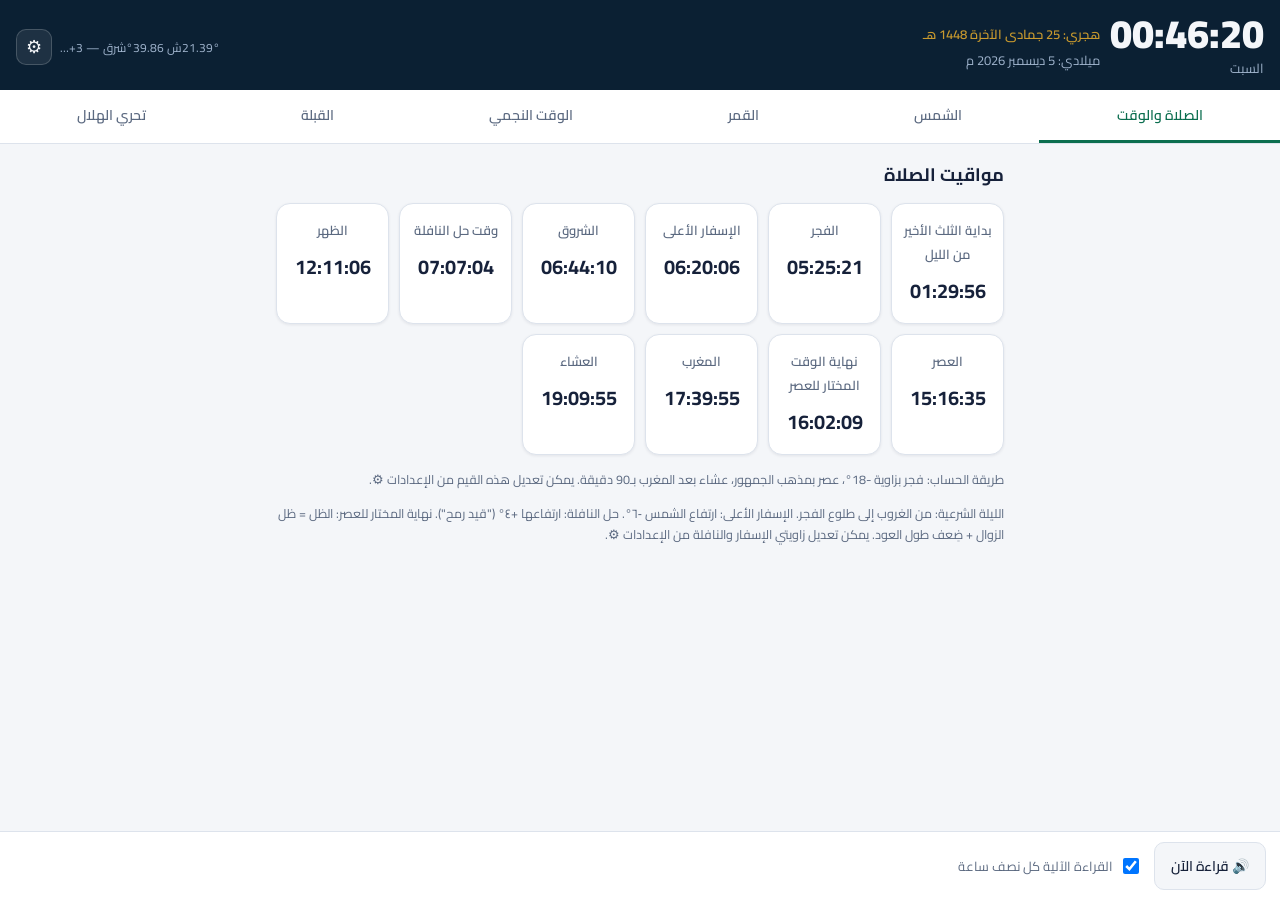
<file: index.html>
<!doctype html>
<html lang="ar" dir="rtl">
<head>
<meta charset="utf-8">
<meta name="viewport" content="width=device-width, initial-scale=1, viewport-fit=cover">
<meta name="theme-color" content="#0b2033">
<title>الحاسبة الفلكية الشرعية</title>
<link rel="manifest" href="manifest.webmanifest">
<link rel="icon" href="public/icon-512.png" sizes="512x512" type="image/png">
<link rel="icon" href="public/icon-192.png" sizes="192x192" type="image/png">
<link rel="icon" href="public/icon.svg" type="image/svg+xml">
<link rel="apple-touch-icon" href="public/icon-192.png">
<link rel="preconnect" href="https://fonts.googleapis.com">
<link rel="preconnect" href="https://fonts.gstatic.com" crossorigin>
<link href="https://fonts.googleapis.com/css2?family=Cairo:wght@400;600;700;900&display=swap" rel="stylesheet">
<link rel="stylesheet" href="src/ui/styles.css">
</head>
<body>

<header class="app-header">
  <div class="clock-block">
    <div id="clockNow" class="clock-now">--:--:--</div>
    <div id="weekdayNow" class="weekday-now">—</div>
  </div>
  <div class="dates-block">
    <div id="hijriNow" class="date-line hijri">هجري: —</div>
    <div id="gregorianNow" class="date-line gregorian">ميلادي: —</div>
  </div>
  <div class="header-actions">
    <div id="locationSummary" class="location-summary" data-i18n-attr="title:header.locationTitle" title="الموقع الحالي">—</div>
    <button id="btnSettings" class="icon-btn" data-i18n-attr="aria-label:header.settingsTitle,title:header.settingsTitle" aria-label="الإعدادات" title="الإعدادات">⚙</button>
  </div>
</header>

<nav class="tabs" role="tablist">
  <button class="tab-btn active" data-tab="tab-time" role="tab" aria-selected="true" data-i18n="tabs.time">الصلاة والوقت</button>
  <button class="tab-btn" data-tab="tab-sun" role="tab" aria-selected="false" data-i18n="tabs.sun">الشمس</button>
  <button class="tab-btn" data-tab="tab-moon" role="tab" aria-selected="false" data-i18n="tabs.moon">القمر</button>
  <button class="tab-btn" data-tab="tab-sidereal" role="tab" aria-selected="false" data-i18n="tabs.sidereal">الوقت النجمي</button>
  <button class="tab-btn" data-tab="tab-qibla" role="tab" aria-selected="false" data-i18n="tabs.qibla">القبلة</button>
  <button class="tab-btn" data-tab="tab-crescent" role="tab" aria-selected="false" data-i18n="tabs.crescent">تحري الهلال</button>
</nav>

<main>

  <section id="tab-time" class="tab-panel active">
    <h2 class="panel-title" data-i18n="prayer.panelTitle">مواقيت الصلاة</h2>
    <div id="prayerGrid" class="prayer-grid">
      <div class="prayer-card" data-k="lastThird"><span class="pname" data-i18n="prayer.lastThirdLabel">بداية الثلث الأخير من الليل</span><span class="ptime">—</span></div>
      <div class="prayer-card" data-k="fajr"><span class="pname" data-i18n="prayer.fajr">الفجر</span><span class="ptime">—</span></div>
      <div class="prayer-card" data-k="isfarAla"><span class="pname" data-i18n="prayer.isfarAlaLabel">الإسفار الأعلى</span><span class="ptime">—</span></div>
      <div class="prayer-card" data-k="sunrise"><span class="pname" data-i18n="prayer.sunrise">الشروق</span><span class="ptime">—</span></div>
      <div class="prayer-card" data-k="nafl"><span class="pname" data-i18n="prayer.naflLabel">وقت حل النافلة</span><span class="ptime">—</span></div>
      <div class="prayer-card" data-k="dhuhr"><span class="pname" data-i18n="prayer.dhuhr">الظهر</span><span class="ptime">—</span></div>
      <div class="prayer-card" data-k="asr"><span class="pname" data-i18n="prayer.asr">العصر</span><span class="ptime">—</span></div>
      <div class="prayer-card" data-k="asrMukhtarEnd"><span class="pname" data-i18n="prayer.asrMukhtarEndLabel">نهاية الوقت المختار للعصر</span><span class="ptime">—</span></div>
      <div class="prayer-card" data-k="maghrib"><span class="pname" data-i18n="prayer.maghrib">المغرب</span><span class="ptime">—</span></div>
      <div class="prayer-card" data-k="isha"><span class="pname" data-i18n="prayer.isha">العشاء</span><span class="ptime">—</span></div>
    </div>
    <p class="hint" id="prayerHintText">—</p>
    <p class="hint" data-i18n="prayer.extraHint">الليلة الشرعية: من الغروب إلى طلوع الفجر. الإسفار الأعلى: ارتفاع الشمس ‑٦°. حل النافلة: ارتفاعها +٤° ("قيد رمح"). نهاية المختار للعصر: الظل = ظل الزوال + ضِعف طول العود. يمكن تعديل زاويتي الإسفار والنافلة من الإعدادات ⚙.</p>
  </section>

  <section id="tab-sun" class="tab-panel">
    <h2 class="panel-title" data-i18n="sun.panelTitle">بيانات الشمس</h2>

    <div class="data-group">
      <h3 data-i18n="sun.eclGroupTitle">الإحداثيات البروجية (السماوية)</h3>
      <div class="kv"><span data-i18n="common.eclLon">الطول البروجي</span><b data-f="sun.ecl.lon">—</b></div>
      <div class="kv"><span data-i18n="common.distFromEarth">البعد عن الأرض</span><b data-f="sun.ecl.dist">—</b></div>
    </div>

    <div class="data-group">
      <h3 data-i18n="common.zodiacGroupTitle">البرج والمنزلة</h3>
      <div class="kv"><span data-i18n="common.degreeInSignLabel">الدرجة في البرج</span><b data-f="sun.zodiacDeg">—</b></div>
      <div class="kv"><span data-i18n="common.zodiacSignLabel">البرج</span><b data-f="sun.zodiacSign">—</b></div>
      <div class="kv"><span data-i18n="common.degreeInManzilLabel">الدرجة في المنزلة</span><b data-f="sun.manzilDeg">—</b></div>
      <div class="kv"><span data-i18n="common.manzilLabel">المنزلة</span><b data-f="sun.manzil">—</b></div>
    </div>

    <div class="data-group">
      <h3 data-i18n="common.eqGroupTitle">الإحداثيات الاستوائية</h3>
      <div class="kv"><span data-i18n="common.ra">المطلع المستقيم</span><b data-f="sun.eq.ra">—</b></div>
      <div class="kv"><span data-i18n="common.dec">الميل</span><b data-f="sun.eq.dec">—</b></div>
    </div>

    <div class="data-group">
      <h3 data-i18n="common.hzGroupTitle">الإحداثيات الأفقية (الآن)</h3>
      <div class="kv"><span data-i18n="common.altitude">الارتفاع</span><b data-f="sun.hz.alt">—</b></div>
      <div class="kv"><span data-i18n="common.azimuth">السمت</span><b data-f="sun.hz.az">—</b></div>
      <div class="kv"><span data-i18n="common.hourAngle">الزاوية الساعية</span><b data-f="sun.hz.ha">—</b></div>
    </div>

    <div class="data-group">
      <h3 data-i18n="sun.rtsGroupTitle">الشروق والزوال والغروب</h3>
      <div class="kv"><span data-i18n="common.rise">الشروق</span><b data-f="sun.rts.rise">—</b></div>
      <div class="kv"><span data-i18n="common.transit">الزوال</span><b data-f="sun.rts.transit">—</b></div>
      <div class="kv"><span data-i18n="common.set">الغروب</span><b data-f="sun.rts.set">—</b></div>
    </div>

    <div class="data-group">
      <h3 id="sunShadowGroupTitle">—</h3>
      <div class="kv"><span data-i18n="sun.shadowZawalLabel">ظل الزوال</span><b data-f="sun.shadowZawal">—</b></div>
      <div class="kv"><span data-i18n="sun.shadowNowLabel">ظل الوقت الحالي</span><b data-f="sun.shadowNow">—</b></div>
      <div class="kv"><span data-i18n="sun.shadowAzimuthNowLabel">سمت الظل الآن</span><b data-f="sun.shadowAzimuthNow">—</b></div>
    </div>

    <div class="data-group">
      <h3 data-i18n="sun.dayNightGroupTitle">طول النهار والليل</h3>
      <div class="kv"><span data-i18n="sun.dayLenLabel">طول النهار</span><b data-f="sun.dayLen">—</b></div>
      <div class="kv"><span data-i18n="sun.nightLenLabel">طول الليل</span><b data-f="sun.nightLen">—</b></div>
    </div>
  </section>

  <section id="tab-moon" class="tab-panel">
    <h2 class="panel-title" data-i18n="moon.panelTitle">بيانات القمر</h2>

    <div class="data-group">
      <h3 id="moonEclHeading" data-i18n="moon.eclGroupTitle">الإحداثيات البروجية</h3>
      <div class="kv"><span data-i18n="common.eclLon">الطول البروجي</span><b data-f="moon.ecl.lon">—</b></div>
      <div class="kv"><span data-i18n="moon.eclLatLabel">العرض البروجي</span><b data-f="moon.ecl.lat">—</b></div>
    </div>

    <div class="data-group">
      <h3 id="moonZodiacHeading" data-i18n="common.zodiacGroupTitle">البرج والمنزلة</h3>
      <div class="kv"><span data-i18n="common.degreeInSignLabel">الدرجة في البرج</span><b data-f="moon.zodiacDeg">—</b></div>
      <div class="kv"><span data-i18n="common.zodiacSignLabel">البرج</span><b data-f="moon.zodiacSign">—</b></div>
      <div class="kv"><span data-i18n="common.degreeInManzilLabel">الدرجة في المنزلة</span><b data-f="moon.manzilDeg">—</b></div>
      <div class="kv"><span data-i18n="common.manzilLabel">المنزلة</span><b data-f="moon.manzil">—</b></div>
    </div>

    <div class="data-group">
      <h3 id="moonEqHeading" data-i18n="common.eqGroupTitle">الإحداثيات الاستوائية</h3>
      <div class="kv"><span data-i18n="common.ra">المطلع المستقيم</span><b data-f="moon.eq.ra">—</b></div>
      <div class="kv"><span data-i18n="common.dec">الميل</span><b data-f="moon.eq.dec">—</b></div>
    </div>

    <div class="data-group">
      <h3 data-i18n="common.hzGroupTitle">الإحداثيات الأفقية (الآن)</h3>
      <div class="kv"><span data-i18n="common.altitude">الارتفاع</span><b data-f="moon.hz.alt">—</b></div>
      <div class="kv"><span data-i18n="common.azimuth">السمت</span><b data-f="moon.hz.az">—</b></div>
      <div class="kv"><span data-i18n="common.hourAngle">الزاوية الساعية</span><b data-f="moon.hz.ha">—</b></div>
    </div>

    <div class="data-group">
      <h3 data-i18n="moon.rtsGroupTitle">الشروق والعبور والغروب</h3>
      <div class="kv"><span data-i18n="common.rise">الشروق</span><b data-f="moon.rts.rise">—</b></div>
      <div class="kv"><span data-i18n="moon.transit">العبور</span><b data-f="moon.rts.transit">—</b></div>
      <div class="kv"><span data-i18n="common.set">الغروب</span><b data-f="moon.rts.set">—</b></div>
    </div>

    <div class="data-group">
      <h3 data-i18n="moon.miscGroupTitle">المطال والعمر والبعد والطور</h3>
      <div class="kv"><span data-i18n="moon.elongLabel">المطال (عن الشمس)</span><b data-f="moon.elong">—</b></div>
      <div class="kv"><span data-i18n="moon.ageLabel">العمر</span><b data-f="moon.age">—</b></div>
      <div class="kv"><span data-i18n="common.distFromEarth">البعد عن الأرض</span><b data-f="moon.dist">—</b></div>
      <div class="kv"><span data-i18n="moon.parallaxLabel">اختلاف المنظر الأفقي</span><b data-f="moon.parallax">—</b></div>
      <div class="kv"><span data-i18n="moon.semiDiameterLabel">نصف القطر الظاهري</span><b data-f="moon.semiDiameter">—</b></div>
      <div class="kv"><span data-i18n="moon.phaseLabel">الطور الحالي</span><b data-f="moon.phase">—</b></div>
      <div class="kv"><span data-i18n="moon.illumLabel">نسبة الإضاءة</span><b data-f="moon.illum">—</b></div>
    </div>

    <div class="data-group">
      <h3 data-i18n="moon.nextNewGroupTitle">الاقتران القادم (المحاق)</h3>
      <div class="kv"><span data-i18n="moon.nextNewUtcLabel">بالتوقيت العالمي UTC</span><b data-f="moon.nextNewUtc">—</b></div>
      <div class="kv"><span data-i18n="moon.nextNewLocalLabel">بالتوقيت المحلي</span><b data-f="moon.nextNewLocal">—</b></div>
    </div>
  </section>

  <section id="tab-sidereal" class="tab-panel">
    <h2 class="panel-title" data-i18n="sidereal.panelTitle">الوقت النجمي</h2>
    <div class="data-group">
      <div class="kv"><span data-i18n="sidereal.gst0Label">GST0 — الوقت النجمي بغرينتش عند 0 سا عالمي</span><b data-f="sid.gst0">—</b></div>
      <div class="kv"><span data-i18n="sidereal.gstLabel">GST — الوقت النجمي بغرينتش الآن</span><b data-f="sid.gst">—</b></div>
      <div class="kv"><span data-i18n="sidereal.lstLabel">LST — الوقت النجمي المحلي</span><b data-f="sid.lst">—</b></div>
    </div>
    <p class="hint" data-i18n="sidereal.hint">GST0 يُحسب عند منتصف الليل بالتوقيت العالمي لليوم الحالي، وGST هو امتداده الدائر مع الزمن الآن بغرينتش، وLST هو GST مضافا إليه خط طول موقعكم شرقا (بالساعات).</p>
  </section>

  <section id="tab-qibla" class="tab-panel">
    <h2 class="panel-title" data-i18n="qibla.panelTitle">اتجاه القبلة</h2>

    <div class="data-group">
      <h3 data-i18n="qibla.azimuthGroupTitle">سمت القبلة من موقعكم</h3>
      <div class="kv"><span data-i18n="qibla.azimuthLabel">سمت القبلة</span><b data-f="qibla.azimuth">—</b></div>
      <div class="kv"><span data-i18n="qibla.directionLabel">جهة القبلة</span><b data-f="qibla.direction">—</b></div>
    </div>

    <div class="data-group">
      <h3 data-i18n="qibla.alignmentGroupTitle">محاذاة الشمس أو الظل للقبلة اليوم</h3>
      <div class="kv"><span data-i18n="qibla.altitudeAtFacingLabel">ارتفاع الشمس عند الاستقبال</span><b data-f="qibla.altitudeAtFacing">—</b></div>
      <div class="kv"><span data-i18n="qibla.sunTowardLabel">وقت اتجاه الشمس نحو القبلة</span><b data-f="qibla.sunToward">—</b></div>
      <div class="kv"><span data-i18n="qibla.shadowTowardLabel">وقت اتجاه الظل نحو القبلة</span><b data-f="qibla.shadowToward">—</b></div>
    </div>
    <p class="hint" data-i18n="qibla.hint">سمت القبلة محسوب بالصيغة الكروية الدقيقة (دائرة عظمى)، لا بخط مستقيم على خريطة مسطَّحة. محاذاة الظل تعني أن ظل أي عمود عمودي يشير تماما نحو القبلة في تلك اللحظة؛ ومحاذاة الشمس تعني أنها هي نفسها في اتجاه القبلة تماما. قد لا تقع إحداهما أو كلتاهما في بعض الأيام بحسب خط العرض والفصل.</p>
  </section>

  <section id="tab-crescent" class="tab-panel">
    <h2 class="panel-title" data-i18n="crescent.panelTitle">تحري الهلال (معيارا يالوب وعودة)</h2>

    <button id="btnRefreshCrescent" class="action-btn" data-i18n="crescent.refreshBtn">🔭 تحري الهلال الآن</button>

    <div class="data-group">
      <h3 data-i18n="crescent.summaryGroupTitle">ملخص المسح</h3>
      <div class="kv"><span data-i18n="crescent.conjunctionLabel">لحظة الاقتران (جيومركزي) بالتوقيت المحلي</span><b data-f="crescent.conjunctionLocal">—</b></div>
      <div class="kv"><span data-i18n="crescent.surveyedHijriMonthLabel">الشهر الهجري المستطلع</span><b data-f="crescent.surveyedHijriMonth">—</b></div>
      <div class="kv"><span data-i18n="crescent.fatihLabel">يوم الفاتح (غرة الشهر الجديد)</span><b data-f="crescent.fatih">—</b></div>
    </div>

    <p class="hint" id="crescentStatusHint">—</p>

    <div id="crescentDaysContainer" class="crescent-days"></div>

    <p class="hint" data-i18n="crescent.hint">يبدأ المسح مساء يوم الاقتران الفلكي (الجيومركزي)، ويستمر إلى ثلاثة أيام بعد "يوم الرؤية"...</p>
  </section>

</main>

<footer class="app-footer">
  <button id="btnSpeakNow" class="action-btn" data-i18n="footer.speakNow">🔊 قراءة الآن</button>
  <label class="switch-label">
    <input type="checkbox" id="chkAutoRead" checked>
    <span data-i18n="footer.autoRead">القراءة الآلية كل نصف ساعة</span>
  </label>
  <span id="readerStatus" class="reader-status"></span>
</footer>

<!-- نافذة الإعدادات -->
<div id="settingsModal" class="modal-overlay hidden">
  <div class="modal-box">
    <h2 data-i18n="settings.title">الإعدادات</h2>

    <h3 data-i18n="settings.languageHeading">اللغة</h3>
    <div class="radio-row">
      <label><input type="radio" name="uiLang" value="ar" checked> العربية</label>
      <label><input type="radio" name="uiLang" value="fr"> Français</label>
    </div>

    <h3 data-i18n="settings.locationHeading">الموقع الجغرافي</h3>
    <div class="radio-row">
      <label><input type="radio" name="locMode" value="auto" checked> <span data-i18n="settings.locModeAuto">تحديد تلقائي</span></label>
      <label><input type="radio" name="locMode" value="manual"> <span data-i18n="settings.locModeManual">إدخال يدوي</span></label>
    </div>

    <div id="locAutoBlock">
      <button id="btnDetectLocation" class="action-btn" data-i18n="settings.detectLocationBtn">📍 تحديد الموقع تلقائيا</button>
      <p id="autoLocResult" class="hint"></p>
    </div>

    <div id="locManualBlock" class="hidden">
      <div class="field-row">
        <label data-i18n="settings.latLabel">خط العرض (شمالا +، جنوبا -)</label>
        <div class="signed-input-row">
          <button type="button" class="sign-toggle" data-for="inLat" aria-label="تبديل موجب/سالب">+</button>
          <input type="text" inputmode="decimal" pattern="-?[0-9]*\.?[0-9]*" class="signed-decimal" id="inLat" value="21.3891">
        </div>
      </div>
      <div class="field-row">
        <label data-i18n="settings.lonLabel">خط الطول (شرقا +، غربا -)</label>
        <div class="signed-input-row">
          <button type="button" class="sign-toggle" data-for="inLon" aria-label="تبديل موجب/سالب">+</button>
          <input type="text" inputmode="decimal" pattern="-?[0-9]*\.?[0-9]*" class="signed-decimal" id="inLon" value="39.8579">
        </div>
      </div>
    </div>

    <!-- المنطقة الزمنية: قسم مستقل تماما عن قسم الموقع الجغرافي أعلاه (تلقائيا كان أو يدويا) -
         تُضبط دائما يدويا هنا بصرف النظر عن نجاح أو فشل تحديد الموقع تلقائيا، بناء على طلب
         صريح بفصل الاثنين؛ انظر التعليق في app.js عند applyDetectedPosition(). -->
    <h3 data-i18n="settings.tzHeading">المنطقة الزمنية</h3>
    <p class="hint" data-i18n="settings.tzIndependenceHint">تُضبط المنطقة الزمنية دائما يدويا هنا، بشكل مستقل تماما عن تحديد الموقع الجغرافي (تلقائيا كان أو يدويا) أعلاه.</p>
    <div class="radio-row">
      <label><input type="radio" name="tzMode" value="tz" checked> <span data-i18n="settings.tzModeTz">منطقة زمنية (تراعي التوقيت الصيفي تلقائيا)</span></label>
      <label><input type="radio" name="tzMode" value="offset"> <span data-i18n="settings.tzModeOffset">إزاحة ثابتة عن UTC</span></label>
    </div>
    <div class="field-row" id="tzSelectRow">
      <label data-i18n="settings.tzSelectLabel">المنطقة الزمنية</label>
      <select id="inTz"></select>
    </div>
    <div class="field-row hidden" id="tzOffsetRow">
      <label data-i18n="settings.tzOffsetLabel">الإزاحة عن UTC بالساعات</label>
      <div class="signed-input-row">
        <button type="button" class="sign-toggle" data-for="inTzOffset" aria-label="تبديل موجب/سالب">+</button>
        <input type="text" inputmode="decimal" pattern="-?[0-9]*\.?[0-9]*" class="signed-decimal" id="inTzOffset" value="3">
      </div>
    </div>

    <div class="field-row">
      <label data-i18n="settings.gnomonLabel">طول عود الظل (سم)</label>
      <input type="number" id="inGnomon" step="1" value="60">
    </div>

    <h3 data-i18n="settings.hijriHeading">التقويم الهجري</h3>
    <div class="radio-row">
      <label><input type="radio" name="hijriMethod" value="kuwaiti" checked> <span data-i18n="settings.hijriMethodKuwaiti">التقويم الكويتي (حسابي جدولي)</span></label>
      <label><input type="radio" name="hijriMethod" value="ummalqura"> <span data-i18n="settings.hijriMethodUmmAlQura">تقويم أم القرى (الرسمي في السعودية)</span></label>
      <label><input type="radio" name="hijriMethod" value="astronomical"> <span data-i18n="settings.hijriMethodAstronomical">تقويم فلكي محسوب (اقتران + غروب)</span></label>
    </div>
    <p class="hint" data-i18n="settings.hijriMethodHint">التقويم الكويتي حسابي جدولي تقليدي بالتناوب بين شهور 30 و29 يوما، ولا يعتمد على رصد فلكي فعلي. تقويم أم القرى هو التقويم الرسمي المعتمد في المملكة العربية السعودية (متوفر فقط بين عامي 1318 و1500هـ، وخارج هذا المدى يُستخدم التقويم الكويتي تلقائيا بدلا عنه). التقويم الفلكي المحسوب يحسب بداية كل شهر فعليا بناء على لحظة الاقتران الفلكي للقمر وغروب الشمس في موقعكم الجغرافي. اختلاف التاريخ يوما واحدا بين الطرق الثلاث أمر طبيعي ومتوقع وليس خطأ.</p>

    <h3 data-i18n="settings.moonFrameHeading">مرجع إحداثيات القمر</h3>
    <div class="radio-row">
      <label><input type="radio" name="moonCoordFrame" value="geocentric" checked> <span data-i18n="settings.moonFrameGeocentric">جيومركزي (الافتراضي - مركز الأرض)</span></label>
      <label><input type="radio" name="moonCoordFrame" value="topocentric"> <span data-i18n="settings.moonFrameTopocentric">طوبوغرافي (موقع الراصد - كبرنامج Sky Safari)</span></label>
    </div>
    <p class="hint" data-i18n="settings.moonFrameHint">الإحداثيات الجيومركزية (الافتراضية) تُحسب كما لو كان الراصد في مركز الأرض، وهي القيم التقليدية في الزيجات والتقاويم الفلكية. الإحداثيات الطوبوغرافية تُصحَّح بمنظر (parallax) القمر انطلاقا من موقعكم الفعلي على سطح الأرض، وهي ما تعرضه بعض برامج الفلك مثل Sky Safari، وقد يبلغ الفرق بينهما نحو درجة تقريبا. يطال هذا الخيار الطول والعرض البروجيين والمطلع المستقيم والميل والبرج/المنزلة للقمر فقط، ولا يغيّر شيئا في الارتفاع/السمت (محسوبان دوما من موقعكم أصلا) ولا في الشروق/العبور/الغروب ولا في طور القمر وعمره وإنارته.</p>

    <h3 data-i18n="settings.prayerHeading">مواقيت الصلاة</h3>
    <div class="field-row">
      <label data-i18n="settings.fajrAngleLabel">زاوية الفجر (تحت الأفق)</label>
      <div class="signed-input-row">
        <button type="button" class="sign-toggle" data-for="inFajrAngle" aria-label="تبديل موجب/سالب">−</button>
        <input type="text" inputmode="decimal" pattern="-?[0-9]*\.?[0-9]*" class="signed-decimal" id="inFajrAngle" value="-18">
      </div>
    </div>
    <div class="field-row">
      <label data-i18n="settings.asrMethodLabel">مذهب العصر</label>
      <select id="inAsrFactor">
        <option value="1" selected data-i18n="prayer.asrOptionJumhur">الجمهور (الشافعية/المالكية/الحنابلة)</option>
        <option value="2" data-i18n="prayer.asrOptionHanafi">الحنفية</option>
      </select>
    </div>
    <div class="radio-row">
      <label><input type="radio" name="ishaMode" value="offsetAfterMaghrib" checked> <span data-i18n="settings.ishaModeOffset">العشاء بعد المغرب بعدد دقائق</span></label>
      <label><input type="radio" name="ishaMode" value="angle"> <span data-i18n="settings.ishaModeAngle">العشاء بزاوية فلكية</span></label>
    </div>
    <div class="field-row" id="ishaOffsetRow">
      <label data-i18n="settings.ishaOffsetLabel">عدد الدقائق بعد المغرب</label>
      <input type="number" id="inIshaOffset" step="1" value="90">
    </div>
    <div class="field-row hidden" id="ishaAngleRow">
      <label data-i18n="settings.ishaAngleLabel">زاوية العشاء (تحت الأفق)</label>
      <div class="signed-input-row">
        <button type="button" class="sign-toggle" data-for="inIshaAngle" aria-label="تبديل موجب/سالب">−</button>
        <input type="text" inputmode="decimal" pattern="-?[0-9]*\.?[0-9]*" class="signed-decimal" id="inIshaAngle" value="-18">
      </div>
    </div>
    <div class="field-row">
      <label data-i18n="settings.isfarAngleLabel">زاوية الإسفار الأعلى (تحت الأفق)</label>
      <div class="signed-input-row">
        <button type="button" class="sign-toggle" data-for="inIsfarAngle" aria-label="تبديل موجب/سالب">−</button>
        <input type="text" inputmode="decimal" pattern="-?[0-9]*\.?[0-9]*" class="signed-decimal" id="inIsfarAngle" value="-6">
      </div>
    </div>
    <div class="field-row">
      <label data-i18n="settings.naflAltitudeLabel">ارتفاع حل النافلة ("قيد رمح")</label>
      <input type="number" id="inNaflAltitude" step="0.5" value="4">
    </div>
    <div class="field-row">
      <label data-i18n="settings.maghribTamkinLabel">هامش تمكين الغروب (دقائق بعد الغروب الفلكي)</label>
      <input type="number" id="inMaghribTamkin" step="1" min="0" value="2">
    </div>
    <p class="hint" data-i18n="settings.maghribTamkinHint">يؤخَّر إعلان دخول وقت المغرب بهذا القدر بعد الغروب الفلكي الخالص، احتياطا. يتأخر معه وقت العشاء بالتبعية (في وضع "مغرب+دقائق" أدناه)، لكن بداية الثلث الأخير من الليل تبقى محسوبة من الغروب الفلكي الخالص بلا هذا الهامش. اجعلوه صفرا لإلغائه (حساب فلكي خالص).</p>

    <h3 data-i18n="settings.adhanHeading">الأذان</h3>
    <label class="switch-label">
      <input type="checkbox" id="inAdhanEnabled" checked>
      <span data-i18n="settings.adhanEnabledLabel">تفعيل الأذان عند دخول وقت كل صلاة</span>
    </label>
    <div class="radio-row">
      <label><input type="radio" name="adhanChoice" value="makkah" checked> <span data-i18n="settings.adhanChoiceMakkah">أذان الكعبة المشرفة (مكة)</span></label>
      <label><input type="radio" name="adhanChoice" value="egypt"> <span data-i18n="settings.adhanChoiceEgypt">أذان جمهورية مصر (القاهرة - الشيخ محمد رفعت)</span></label>
      <label><input type="radio" name="adhanChoice" value="quds"> <span data-i18n="settings.adhanChoiceQuds">أذان القدس (تسجيل من فلسطين)</span></label>
    </div>
    <button type="button" id="btnTestAdhan" class="action-btn" data-i18n="settings.testAdhanBtn">🔊 تجربة الأذان المختار</button>
    <label class="switch-label">
      <input type="checkbox" id="inTahajjudEnabled" checked>
      <span data-i18n="settings.tahajjudEnabledLabel">تنبيه أذان سادس للتهجد قبل الفجر</span>
    </label>
    <div class="field-row">
      <label data-i18n="settings.tahajjudOffsetLabel">عدد الدقائق قبل أذان الفجر</label>
      <input type="number" id="inTahajjudOffset" step="1" min="1" value="60">
    </div>
    <p class="hint" data-i18n="settings.adhanHint">يرنّ الأذان المختار تلقائيا عند دخول كل وقت من الأوقات الخمسة (وتنبيه التهجد السادس إن فُعِّل)، بصرف النظر تماما عن نافذة القراءة الآلية أدناه (تلك خاصة بالنطق الآلي كل نصف ساعة فقط، لا بالأذان). يعمل هذا ما دامت الصفحة مفتوحة فعليا على الجهاز - لا يرن والجهاز نائم أو الصفحة مغلقة. ملاحظة: أذان القدس هنا تسجيل عام من فلسطين، لا تسجيل مؤكد من المسجد الأقصى بعينه.</p>

    <h3 data-i18n="settings.voiceHeading">القارئ الصوتي</h3>
    <div class="field-row">
      <label data-i18n="settings.voiceSelectLabel">صوت القراءة</label>
      <select id="inVoice"></select>
    </div>
    <div class="field-row">
      <label data-i18n="settings.rateLabel">سرعة النطق</label>
      <input type="range" id="inRate" min="0.5" max="1.5" step="0.05" value="0.95">
    </div>
    <button type="button" id="btnTestVoice" class="action-btn" data-i18n="settings.testVoiceBtn">🔊 تجربة الصوت</button>
    <p class="hint" data-i18n="settings.voiceHint">جودة النطق تعتمد على الصوت العربي المثبَّت على جهازكم لا على التطبيق نفسه - إن توفر أكثر من صوت عربي جرّبوها هنا واختاروا الأوضح. تقليل السرعة قد يحسّن وضوح بعض الأصوات.</p>

    <div class="field-row">
      <label data-i18n="settings.autoReadStartLabel">بداية نافذة القراءة التلقائية</label>
      <input type="time" id="inAutoReadStart" value="06:00">
    </div>
    <div class="field-row">
      <label data-i18n="settings.autoReadEndLabel">نهاية نافذة القراءة التلقائية</label>
      <input type="time" id="inAutoReadEnd" value="00:00">
    </div>
    <p class="hint" data-i18n="settings.autoReadWindowHint">تسري على "القراءة الآلية كل نصف ساعة" فقط (زر "قراءة الآن" يعمل دائما بصرف النظر عنها) - تبقى ساكتة خارج هذه النافذة الزمنية بدل القراءة طوال اليوم والليل، وتعاود القراءة تلقائيا عند دخول النافذة من جديد دون أي تدخل. اجعلا الوقتين متساويين لإلغاء القيد والقراءة طوال اليوم.</p>

    <div class="modal-actions">
      <button id="btnSaveSettings" class="action-btn primary" data-i18n="settings.save">حفظ</button>
      <button id="btnCloseSettings" class="action-btn" data-i18n="settings.close">إغلاق</button>
    </div>
  </div>
</div>

<script type="module" src="src/ui/app.js"></script>
</body>
</html>
</file>
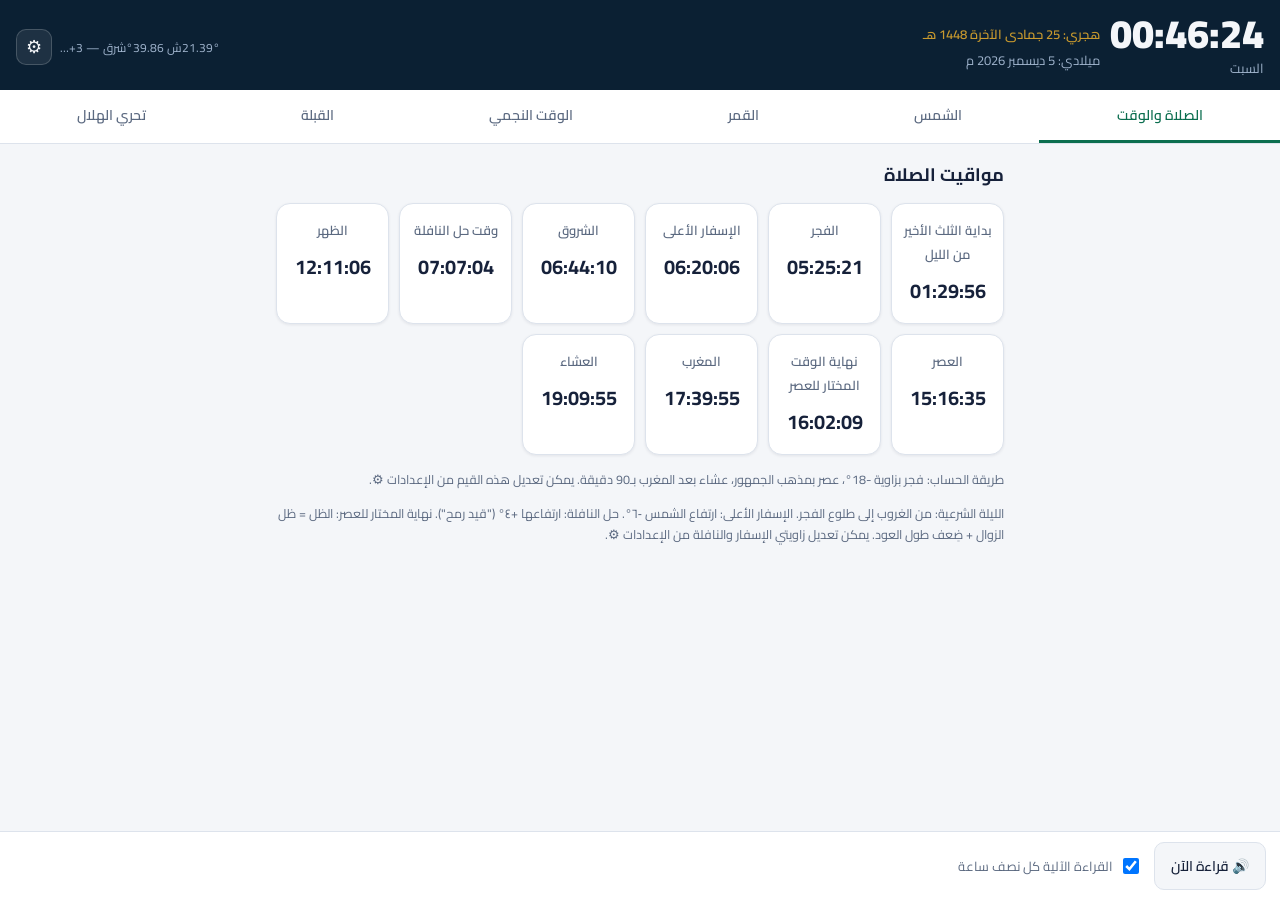
<file: custom-datetime/index.html>
<!doctype html>
<html lang="ar" dir="rtl">
<head>
<meta charset="utf-8">
<meta name="viewport" content="width=device-width, initial-scale=1, viewport-fit=cover">
<meta name="theme-color" content="#0b2033">
<title>الحاسبة الفلكية الشرعية (تاريخ مخصص)</title>
<link rel="manifest" href="manifest.webmanifest">
<link rel="icon" href="public/icon-512.png" sizes="512x512" type="image/png">
<link rel="icon" href="public/icon-192.png" sizes="192x192" type="image/png">
<link rel="icon" href="public/icon.svg" type="image/svg+xml">
<link rel="apple-touch-icon" href="public/icon-192.png">
<link rel="preconnect" href="https://fonts.googleapis.com">
<link rel="preconnect" href="https://fonts.gstatic.com" crossorigin>
<link href="https://fonts.googleapis.com/css2?family=Cairo:wght@400;600;700;900&display=swap" rel="stylesheet">
<link rel="stylesheet" href="src/ui/styles.css">
</head>
<body>

<header class="app-header">
  <div class="clock-block">
    <div id="clockNow" class="clock-now">--:--:--</div>
    <div id="weekdayNow" class="weekday-now">—</div>
  </div>
  <div class="dates-block">
    <div id="hijriNow" class="date-line hijri">هجري: —</div>
    <div id="gregorianNow" class="date-line gregorian">ميلادي: —</div>
  </div>
  <div class="header-actions">
    <div id="locationSummary" class="location-summary" data-i18n-attr="title:header.locationTitle" title="الموقع الحالي">—</div>
    <button id="btnSettings" class="icon-btn" data-i18n-attr="aria-label:header.settingsTitle,title:header.settingsTitle" aria-label="الإعدادات" title="الإعدادات">⚙</button>
  </div>
</header>

<!-- شارة "تاريخ ووقت محدد": خاصة بهذه النسخة فقط - تظهر فقط حين يكون dateTimeMode = 'custom'
     (راجع app.js → updateCustomTimeBadge) لتُنبّه بوضوح أن كل الأرقام المعروضة ثابتة على لحظة
     اختارها المستخدم ولا تتقدّم مع الساعة الحقيقية - تجنّبا لالتباسها بالوضع المعتاد. -->
<div id="customTimeBadge" class="custom-time-badge hidden">—</div>

<nav class="tabs" role="tablist">
  <button class="tab-btn active" data-tab="tab-time" role="tab" aria-selected="true" data-i18n="tabs.time">الصلاة والوقت</button>
  <button class="tab-btn" data-tab="tab-sun" role="tab" aria-selected="false" data-i18n="tabs.sun">الشمس</button>
  <button class="tab-btn" data-tab="tab-moon" role="tab" aria-selected="false" data-i18n="tabs.moon">القمر</button>
  <button class="tab-btn" data-tab="tab-sidereal" role="tab" aria-selected="false" data-i18n="tabs.sidereal">الوقت النجمي</button>
  <button class="tab-btn" data-tab="tab-qibla" role="tab" aria-selected="false" data-i18n="tabs.qibla">القبلة</button>
  <button class="tab-btn" data-tab="tab-crescent" role="tab" aria-selected="false" data-i18n="tabs.crescent">تحري الهلال</button>
</nav>

<main>

  <section id="tab-time" class="tab-panel active">
    <h2 class="panel-title" data-i18n="prayer.panelTitle">مواقيت الصلاة</h2>
    <div id="prayerGrid" class="prayer-grid">
      <div class="prayer-card" data-k="lastThird"><span class="pname" data-i18n="prayer.lastThirdLabel">بداية الثلث الأخير من الليل</span><span class="ptime">—</span></div>
      <div class="prayer-card" data-k="fajr"><span class="pname" data-i18n="prayer.fajr">الفجر</span><span class="ptime">—</span></div>
      <div class="prayer-card" data-k="isfarAla"><span class="pname" data-i18n="prayer.isfarAlaLabel">الإسفار الأعلى</span><span class="ptime">—</span></div>
      <div class="prayer-card" data-k="sunrise"><span class="pname" data-i18n="prayer.sunrise">الشروق</span><span class="ptime">—</span></div>
      <div class="prayer-card" data-k="nafl"><span class="pname" data-i18n="prayer.naflLabel">وقت حل النافلة</span><span class="ptime">—</span></div>
      <div class="prayer-card" data-k="dhuhr"><span class="pname" data-i18n="prayer.dhuhr">الظهر</span><span class="ptime">—</span></div>
      <div class="prayer-card" data-k="asr"><span class="pname" data-i18n="prayer.asr">العصر</span><span class="ptime">—</span></div>
      <div class="prayer-card" data-k="asrMukhtarEnd"><span class="pname" data-i18n="prayer.asrMukhtarEndLabel">نهاية الوقت المختار للعصر</span><span class="ptime">—</span></div>
      <div class="prayer-card" data-k="maghrib"><span class="pname" data-i18n="prayer.maghrib">المغرب</span><span class="ptime">—</span></div>
      <div class="prayer-card" data-k="isha"><span class="pname" data-i18n="prayer.isha">العشاء</span><span class="ptime">—</span></div>
    </div>
    <p class="hint" id="prayerHintText">—</p>
    <p class="hint" data-i18n="prayer.extraHint">الليلة الشرعية: من الغروب إلى طلوع الفجر. الإسفار الأعلى: ارتفاع الشمس ‑٦°. حل النافلة: ارتفاعها +٤° ("قيد رمح"). نهاية المختار للعصر: الظل = ظل الزوال + ضِعف طول العود. يمكن تعديل زاويتي الإسفار والنافلة من الإعدادات ⚙.</p>
  </section>

  <section id="tab-sun" class="tab-panel">
    <h2 class="panel-title" data-i18n="sun.panelTitle">بيانات الشمس</h2>

    <div class="data-group">
      <h3 data-i18n="sun.eclGroupTitle">الإحداثيات البروجية (السماوية)</h3>
      <div class="kv"><span data-i18n="common.eclLon">الطول البروجي</span><b data-f="sun.ecl.lon">—</b></div>
      <div class="kv"><span data-i18n="common.distFromEarth">البعد عن الأرض</span><b data-f="sun.ecl.dist">—</b></div>
    </div>

    <div class="data-group">
      <h3 data-i18n="common.zodiacGroupTitle">البرج والمنزلة</h3>
      <div class="kv"><span data-i18n="common.degreeInSignLabel">الدرجة في البرج</span><b data-f="sun.zodiacDeg">—</b></div>
      <div class="kv"><span data-i18n="common.zodiacSignLabel">البرج</span><b data-f="sun.zodiacSign">—</b></div>
      <div class="kv"><span data-i18n="common.degreeInManzilLabel">الدرجة في المنزلة</span><b data-f="sun.manzilDeg">—</b></div>
      <div class="kv"><span data-i18n="common.manzilLabel">المنزلة</span><b data-f="sun.manzil">—</b></div>
    </div>

    <div class="data-group">
      <h3 data-i18n="common.eqGroupTitle">الإحداثيات الاستوائية</h3>
      <div class="kv"><span data-i18n="common.ra">المطلع المستقيم</span><b data-f="sun.eq.ra">—</b></div>
      <div class="kv"><span data-i18n="common.dec">الميل</span><b data-f="sun.eq.dec">—</b></div>
    </div>

    <div class="data-group">
      <h3 data-i18n="common.hzGroupTitle">الإحداثيات الأفقية (الآن)</h3>
      <div class="kv"><span data-i18n="common.altitude">الارتفاع</span><b data-f="sun.hz.alt">—</b></div>
      <div class="kv"><span data-i18n="common.azimuth">السمت</span><b data-f="sun.hz.az">—</b></div>
      <div class="kv"><span data-i18n="common.hourAngle">الزاوية الساعية</span><b data-f="sun.hz.ha">—</b></div>
    </div>

    <div class="data-group">
      <h3 data-i18n="sun.rtsGroupTitle">الشروق والزوال والغروب</h3>
      <div class="kv"><span data-i18n="common.rise">الشروق</span><b data-f="sun.rts.rise">—</b></div>
      <div class="kv"><span data-i18n="common.transit">الزوال</span><b data-f="sun.rts.transit">—</b></div>
      <div class="kv"><span data-i18n="common.set">الغروب</span><b data-f="sun.rts.set">—</b></div>
    </div>

    <div class="data-group">
      <h3 id="sunShadowGroupTitle">—</h3>
      <div class="kv"><span data-i18n="sun.shadowZawalLabel">ظل الزوال</span><b data-f="sun.shadowZawal">—</b></div>
      <div class="kv"><span data-i18n="sun.shadowNowLabel">ظل الوقت الحالي</span><b data-f="sun.shadowNow">—</b></div>
      <div class="kv"><span data-i18n="sun.shadowAzimuthNowLabel">سمت الظل الآن</span><b data-f="sun.shadowAzimuthNow">—</b></div>
    </div>

    <div class="data-group">
      <h3 data-i18n="sun.dayNightGroupTitle">طول النهار والليل</h3>
      <div class="kv"><span data-i18n="sun.dayLenLabel">طول النهار</span><b data-f="sun.dayLen">—</b></div>
      <div class="kv"><span data-i18n="sun.nightLenLabel">طول الليل</span><b data-f="sun.nightLen">—</b></div>
    </div>
  </section>

  <section id="tab-moon" class="tab-panel">
    <h2 class="panel-title" data-i18n="moon.panelTitle">بيانات القمر</h2>

    <div class="data-group">
      <h3 id="moonEclHeading" data-i18n="moon.eclGroupTitle">الإحداثيات البروجية</h3>
      <div class="kv"><span data-i18n="common.eclLon">الطول البروجي</span><b data-f="moon.ecl.lon">—</b></div>
      <div class="kv"><span data-i18n="moon.eclLatLabel">العرض البروجي</span><b data-f="moon.ecl.lat">—</b></div>
    </div>

    <div class="data-group">
      <h3 id="moonZodiacHeading" data-i18n="common.zodiacGroupTitle">البرج والمنزلة</h3>
      <div class="kv"><span data-i18n="common.degreeInSignLabel">الدرجة في البرج</span><b data-f="moon.zodiacDeg">—</b></div>
      <div class="kv"><span data-i18n="common.zodiacSignLabel">البرج</span><b data-f="moon.zodiacSign">—</b></div>
      <div class="kv"><span data-i18n="common.degreeInManzilLabel">الدرجة في المنزلة</span><b data-f="moon.manzilDeg">—</b></div>
      <div class="kv"><span data-i18n="common.manzilLabel">المنزلة</span><b data-f="moon.manzil">—</b></div>
    </div>

    <div class="data-group">
      <h3 id="moonEqHeading" data-i18n="common.eqGroupTitle">الإحداثيات الاستوائية</h3>
      <div class="kv"><span data-i18n="common.ra">المطلع المستقيم</span><b data-f="moon.eq.ra">—</b></div>
      <div class="kv"><span data-i18n="common.dec">الميل</span><b data-f="moon.eq.dec">—</b></div>
    </div>

    <div class="data-group">
      <h3 data-i18n="common.hzGroupTitle">الإحداثيات الأفقية (الآن)</h3>
      <div class="kv"><span data-i18n="common.altitude">الارتفاع</span><b data-f="moon.hz.alt">—</b></div>
      <div class="kv"><span data-i18n="common.azimuth">السمت</span><b data-f="moon.hz.az">—</b></div>
      <div class="kv"><span data-i18n="common.hourAngle">الزاوية الساعية</span><b data-f="moon.hz.ha">—</b></div>
    </div>

    <div class="data-group">
      <h3 data-i18n="moon.rtsGroupTitle">الشروق والعبور والغروب</h3>
      <div class="kv"><span data-i18n="common.rise">الشروق</span><b data-f="moon.rts.rise">—</b></div>
      <div class="kv"><span data-i18n="moon.transit">العبور</span><b data-f="moon.rts.transit">—</b></div>
      <div class="kv"><span data-i18n="common.set">الغروب</span><b data-f="moon.rts.set">—</b></div>
    </div>

    <div class="data-group">
      <h3 data-i18n="moon.miscGroupTitle">المطال والعمر والبعد والطور</h3>
      <div class="kv"><span data-i18n="moon.elongLabel">المطال (عن الشمس)</span><b data-f="moon.elong">—</b></div>
      <div class="kv"><span data-i18n="moon.ageLabel">العمر</span><b data-f="moon.age">—</b></div>
      <div class="kv"><span data-i18n="common.distFromEarth">البعد عن الأرض</span><b data-f="moon.dist">—</b></div>
      <div class="kv"><span data-i18n="moon.parallaxLabel">اختلاف المنظر الأفقي</span><b data-f="moon.parallax">—</b></div>
      <div class="kv"><span data-i18n="moon.semiDiameterLabel">نصف القطر الظاهري</span><b data-f="moon.semiDiameter">—</b></div>
      <div class="kv"><span data-i18n="moon.phaseLabel">الطور الحالي</span><b data-f="moon.phase">—</b></div>
      <div class="kv"><span data-i18n="moon.illumLabel">نسبة الإضاءة</span><b data-f="moon.illum">—</b></div>
    </div>

    <div class="data-group">
      <h3 data-i18n="moon.nextNewGroupTitle">الاقتران القادم (المحاق)</h3>
      <div class="kv"><span data-i18n="moon.nextNewUtcLabel">بالتوقيت العالمي UTC</span><b data-f="moon.nextNewUtc">—</b></div>
      <div class="kv"><span data-i18n="moon.nextNewLocalLabel">بالتوقيت المحلي</span><b data-f="moon.nextNewLocal">—</b></div>
    </div>
  </section>

  <section id="tab-sidereal" class="tab-panel">
    <h2 class="panel-title" data-i18n="sidereal.panelTitle">الوقت النجمي</h2>
    <div class="data-group">
      <div class="kv"><span data-i18n="sidereal.gst0Label">GST0 — الوقت النجمي بغرينتش عند 0 سا عالمي</span><b data-f="sid.gst0">—</b></div>
      <div class="kv"><span data-i18n="sidereal.gstLabel">GST — الوقت النجمي بغرينتش الآن</span><b data-f="sid.gst">—</b></div>
      <div class="kv"><span data-i18n="sidereal.lstLabel">LST — الوقت النجمي المحلي</span><b data-f="sid.lst">—</b></div>
    </div>
    <p class="hint" data-i18n="sidereal.hint">GST0 يُحسب عند منتصف الليل بالتوقيت العالمي لليوم الحالي، وGST هو امتداده الدائر مع الزمن الآن بغرينتش، وLST هو GST مضافا إليه خط طول موقعكم شرقا (بالساعات).</p>
  </section>

  <section id="tab-qibla" class="tab-panel">
    <h2 class="panel-title" data-i18n="qibla.panelTitle">اتجاه القبلة</h2>

    <div class="data-group">
      <h3 data-i18n="qibla.azimuthGroupTitle">سمت القبلة من موقعكم</h3>
      <div class="kv"><span data-i18n="qibla.azimuthLabel">سمت القبلة</span><b data-f="qibla.azimuth">—</b></div>
      <div class="kv"><span data-i18n="qibla.directionLabel">جهة القبلة</span><b data-f="qibla.direction">—</b></div>
    </div>

    <div class="data-group">
      <h3 data-i18n="qibla.alignmentGroupTitle">محاذاة الشمس أو الظل للقبلة اليوم</h3>
      <div class="kv"><span data-i18n="qibla.altitudeAtFacingLabel">ارتفاع الشمس عند الاستقبال</span><b data-f="qibla.altitudeAtFacing">—</b></div>
      <div class="kv"><span data-i18n="qibla.sunTowardLabel">وقت اتجاه الشمس نحو القبلة</span><b data-f="qibla.sunToward">—</b></div>
      <div class="kv"><span data-i18n="qibla.shadowTowardLabel">وقت اتجاه الظل نحو القبلة</span><b data-f="qibla.shadowToward">—</b></div>
    </div>
    <p class="hint" data-i18n="qibla.hint">سمت القبلة محسوب بالصيغة الكروية الدقيقة (دائرة عظمى)، لا بخط مستقيم على خريطة مسطَّحة. محاذاة الظل تعني أن ظل أي عمود عمودي يشير تماما نحو القبلة في تلك اللحظة؛ ومحاذاة الشمس تعني أنها هي نفسها في اتجاه القبلة تماما. قد لا تقع إحداهما أو كلتاهما في بعض الأيام بحسب خط العرض والفصل.</p>
  </section>

  <section id="tab-crescent" class="tab-panel">
    <h2 class="panel-title" data-i18n="crescent.panelTitle">تحري الهلال (معيارا يالوب وعودة)</h2>

    <button id="btnRefreshCrescent" class="action-btn" data-i18n="crescent.refreshBtn">🔭 تحري الهلال الآن</button>

    <div class="data-group">
      <h3 data-i18n="crescent.summaryGroupTitle">ملخص المسح</h3>
      <div class="kv"><span data-i18n="crescent.conjunctionLabel">لحظة الاقتران (جيومركزي) بالتوقيت المحلي</span><b data-f="crescent.conjunctionLocal">—</b></div>
      <div class="kv"><span data-i18n="crescent.surveyedHijriMonthLabel">الشهر الهجري المستطلع</span><b data-f="crescent.surveyedHijriMonth">—</b></div>
      <div class="kv"><span data-i18n="crescent.fatihLabel">يوم الفاتح (غرة الشهر الجديد)</span><b data-f="crescent.fatih">—</b></div>
    </div>

    <p class="hint" id="crescentStatusHint">—</p>

    <div id="crescentDaysContainer" class="crescent-days"></div>

    <p class="hint" data-i18n="crescent.hint">يبدأ المسح مساء يوم الاقتران الفلكي (الجيومركزي)، ويستمر إلى ثلاثة أيام بعد "يوم الرؤية"...</p>
  </section>

</main>

<footer class="app-footer">
  <button id="btnSpeakNow" class="action-btn" data-i18n="footer.speakNow">🔊 قراءة الآن</button>
  <label class="switch-label">
    <input type="checkbox" id="chkAutoRead" checked>
    <span data-i18n="footer.autoRead">القراءة الآلية كل نصف ساعة</span>
  </label>
  <span id="readerStatus" class="reader-status"></span>
</footer>

<!-- نافذة الإعدادات -->
<div id="settingsModal" class="modal-overlay hidden">
  <div class="modal-box">
    <h2 data-i18n="settings.title">الإعدادات</h2>

    <h3 data-i18n="settings.languageHeading">اللغة</h3>
    <div class="radio-row">
      <label><input type="radio" name="uiLang" value="ar" checked> العربية</label>
      <label><input type="radio" name="uiLang" value="fr"> Français</label>
    </div>

    <h3 data-i18n="settings.locationHeading">الموقع الجغرافي</h3>
    <div class="radio-row">
      <label><input type="radio" name="locMode" value="auto" checked> <span data-i18n="settings.locModeAuto">تحديد تلقائي</span></label>
      <label><input type="radio" name="locMode" value="manual"> <span data-i18n="settings.locModeManual">إدخال يدوي</span></label>
    </div>

    <div id="locAutoBlock">
      <button id="btnDetectLocation" class="action-btn" data-i18n="settings.detectLocationBtn">📍 تحديد الموقع تلقائيا</button>
      <p id="autoLocResult" class="hint"></p>
    </div>

    <div id="locManualBlock" class="hidden">
      <div class="field-row">
        <label data-i18n="settings.latLabel">خط العرض (شمالا +، جنوبا -)</label>
        <div class="signed-input-row">
          <button type="button" class="sign-toggle" data-for="inLat" aria-label="تبديل موجب/سالب">+</button>
          <input type="text" inputmode="decimal" pattern="-?[0-9]*\.?[0-9]*" class="signed-decimal" id="inLat" value="21.3891">
        </div>
      </div>
      <div class="field-row">
        <label data-i18n="settings.lonLabel">خط الطول (شرقا +، غربا -)</label>
        <div class="signed-input-row">
          <button type="button" class="sign-toggle" data-for="inLon" aria-label="تبديل موجب/سالب">+</button>
          <input type="text" inputmode="decimal" pattern="-?[0-9]*\.?[0-9]*" class="signed-decimal" id="inLon" value="39.8579">
        </div>
      </div>
    </div>

    <!-- المنطقة الزمنية: قسم مستقل تماما عن قسم الموقع الجغرافي أعلاه (تلقائيا كان أو يدويا) -
         تُضبط دائما يدويا هنا بصرف النظر عن نجاح أو فشل تحديد الموقع تلقائيا، بناء على طلب
         صريح بفصل الاثنين؛ انظر التعليق في app.js عند applyDetectedPosition(). -->
    <h3 data-i18n="settings.tzHeading">المنطقة الزمنية</h3>
    <p class="hint" data-i18n="settings.tzIndependenceHint">تُضبط المنطقة الزمنية دائما يدويا هنا، بشكل مستقل تماما عن تحديد الموقع الجغرافي (تلقائيا كان أو يدويا) أعلاه.</p>
    <div class="radio-row">
      <label><input type="radio" name="tzMode" value="tz" checked> <span data-i18n="settings.tzModeTz">منطقة زمنية (تراعي التوقيت الصيفي تلقائيا)</span></label>
      <label><input type="radio" name="tzMode" value="offset"> <span data-i18n="settings.tzModeOffset">إزاحة ثابتة عن UTC</span></label>
    </div>
    <div class="field-row" id="tzSelectRow">
      <label data-i18n="settings.tzSelectLabel">المنطقة الزمنية</label>
      <select id="inTz"></select>
    </div>
    <div class="field-row hidden" id="tzOffsetRow">
      <label data-i18n="settings.tzOffsetLabel">الإزاحة عن UTC بالساعات</label>
      <div class="signed-input-row">
        <button type="button" class="sign-toggle" data-for="inTzOffset" aria-label="تبديل موجب/سالب">+</button>
        <input type="text" inputmode="decimal" pattern="-?[0-9]*\.?[0-9]*" class="signed-decimal" id="inTzOffset" value="3">
      </div>
    </div>

    <!-- تاريخ ووقت محدد: خاص بهذه النسخة فقط (راجع التعليق في app.js عند currentNowUtc) -
         يأتي بعد قسم المنطقة الزمنية مباشرة لأن تفسير التاريخ/الوقت المدخلين هنا يعتمد عليها. -->
    <h3 data-i18n="settings.dateTimeHeading">التاريخ والوقت</h3>
    <p class="hint" data-i18n="settings.dateTimeHint">اختاروا "الوقت الحالي" للحساب المستمر مع الساعة كالمعتاد، أو "تاريخ ووقت محدد" لتجميد كل الحسابات في هذه الصفحة على لحظة بعينها - تُفسَّر حسب المنطقة الزمنية المضبوطة أعلاه - لمقارنة النتائج ببرامج فلكية أو مواقيت أخرى.</p>
    <div class="radio-row">
      <label><input type="radio" name="dateTimeMode" value="now" checked> <span data-i18n="settings.dateTimeModeNow">الوقت الحالي (مستمر)</span></label>
      <label><input type="radio" name="dateTimeMode" value="custom"> <span data-i18n="settings.dateTimeModeCustom">تاريخ ووقت محدد (ثابت)</span></label>
    </div>
    <div id="customDateTimeRow" class="hidden">
      <div class="field-row">
        <label data-i18n="settings.customDateLabel">التاريخ (بالتوقيت المحلي المضبوط أعلاه)</label>
        <input type="date" id="inCustomDate">
      </div>
      <div class="field-row">
        <label data-i18n="settings.customTimeLabel">الوقت (بالتوقيت المحلي المضبوط أعلاه)</label>
        <input type="time" id="inCustomTime" step="1">
      </div>
    </div>

    <div class="field-row">
      <label data-i18n="settings.gnomonLabel">طول عود الظل (سم)</label>
      <input type="number" id="inGnomon" step="1" value="60">
    </div>

    <h3 data-i18n="settings.hijriHeading">التقويم الهجري</h3>
    <div class="radio-row">
      <label><input type="radio" name="hijriMethod" value="kuwaiti" checked> <span data-i18n="settings.hijriMethodKuwaiti">التقويم الكويتي (حسابي جدولي)</span></label>
      <label><input type="radio" name="hijriMethod" value="ummalqura"> <span data-i18n="settings.hijriMethodUmmAlQura">تقويم أم القرى (الرسمي في السعودية)</span></label>
      <label><input type="radio" name="hijriMethod" value="astronomical"> <span data-i18n="settings.hijriMethodAstronomical">تقويم فلكي محسوب (اقتران + غروب)</span></label>
    </div>
    <p class="hint" data-i18n="settings.hijriMethodHint">التقويم الكويتي حسابي جدولي تقليدي بالتناوب بين شهور 30 و29 يوما، ولا يعتمد على رصد فلكي فعلي. تقويم أم القرى هو التقويم الرسمي المعتمد في المملكة العربية السعودية (متوفر فقط بين عامي 1318 و1500هـ، وخارج هذا المدى يُستخدم التقويم الكويتي تلقائيا بدلا عنه). التقويم الفلكي المحسوب يحسب بداية كل شهر فعليا بناء على لحظة الاقتران الفلكي للقمر وغروب الشمس في موقعكم الجغرافي. اختلاف التاريخ يوما واحدا بين الطرق الثلاث أمر طبيعي ومتوقع وليس خطأ.</p>

    <h3 data-i18n="settings.moonFrameHeading">مرجع إحداثيات القمر</h3>
    <div class="radio-row">
      <label><input type="radio" name="moonCoordFrame" value="geocentric" checked> <span data-i18n="settings.moonFrameGeocentric">جيومركزي (الافتراضي - مركز الأرض)</span></label>
      <label><input type="radio" name="moonCoordFrame" value="topocentric"> <span data-i18n="settings.moonFrameTopocentric">طوبوغرافي (موقع الراصد - كبرنامج Sky Safari)</span></label>
    </div>
    <p class="hint" data-i18n="settings.moonFrameHint">الإحداثيات الجيومركزية (الافتراضية) تُحسب كما لو كان الراصد في مركز الأرض، وهي القيم التقليدية في الزيجات والتقاويم الفلكية. الإحداثيات الطوبوغرافية تُصحَّح بمنظر (parallax) القمر انطلاقا من موقعكم الفعلي على سطح الأرض، وهي ما تعرضه بعض برامج الفلك مثل Sky Safari، وقد يبلغ الفرق بينهما نحو درجة تقريبا. يطال هذا الخيار الطول والعرض البروجيين والمطلع المستقيم والميل والبرج/المنزلة للقمر فقط، ولا يغيّر شيئا في الارتفاع/السمت (محسوبان دوما من موقعكم أصلا) ولا في الشروق/العبور/الغروب ولا في طور القمر وعمره وإنارته.</p>

    <h3 data-i18n="settings.prayerHeading">مواقيت الصلاة</h3>
    <div class="field-row">
      <label data-i18n="settings.fajrAngleLabel">زاوية الفجر (تحت الأفق)</label>
      <div class="signed-input-row">
        <button type="button" class="sign-toggle" data-for="inFajrAngle" aria-label="تبديل موجب/سالب">−</button>
        <input type="text" inputmode="decimal" pattern="-?[0-9]*\.?[0-9]*" class="signed-decimal" id="inFajrAngle" value="-18">
      </div>
    </div>
    <div class="field-row">
      <label data-i18n="settings.asrMethodLabel">مذهب العصر</label>
      <select id="inAsrFactor">
        <option value="1" selected data-i18n="prayer.asrOptionJumhur">الجمهور (الشافعية/المالكية/الحنابلة)</option>
        <option value="2" data-i18n="prayer.asrOptionHanafi">الحنفية</option>
      </select>
    </div>
    <div class="radio-row">
      <label><input type="radio" name="ishaMode" value="offsetAfterMaghrib" checked> <span data-i18n="settings.ishaModeOffset">العشاء بعد المغرب بعدد دقائق</span></label>
      <label><input type="radio" name="ishaMode" value="angle"> <span data-i18n="settings.ishaModeAngle">العشاء بزاوية فلكية</span></label>
    </div>
    <div class="field-row" id="ishaOffsetRow">
      <label data-i18n="settings.ishaOffsetLabel">عدد الدقائق بعد المغرب</label>
      <input type="number" id="inIshaOffset" step="1" value="90">
    </div>
    <div class="field-row hidden" id="ishaAngleRow">
      <label data-i18n="settings.ishaAngleLabel">زاوية العشاء (تحت الأفق)</label>
      <div class="signed-input-row">
        <button type="button" class="sign-toggle" data-for="inIshaAngle" aria-label="تبديل موجب/سالب">−</button>
        <input type="text" inputmode="decimal" pattern="-?[0-9]*\.?[0-9]*" class="signed-decimal" id="inIshaAngle" value="-18">
      </div>
    </div>
    <div class="field-row">
      <label data-i18n="settings.isfarAngleLabel">زاوية الإسفار الأعلى (تحت الأفق)</label>
      <div class="signed-input-row">
        <button type="button" class="sign-toggle" data-for="inIsfarAngle" aria-label="تبديل موجب/سالب">−</button>
        <input type="text" inputmode="decimal" pattern="-?[0-9]*\.?[0-9]*" class="signed-decimal" id="inIsfarAngle" value="-6">
      </div>
    </div>
    <div class="field-row">
      <label data-i18n="settings.naflAltitudeLabel">ارتفاع حل النافلة ("قيد رمح")</label>
      <input type="number" id="inNaflAltitude" step="0.5" value="4">
    </div>
    <div class="field-row">
      <label data-i18n="settings.maghribTamkinLabel">هامش تمكين الغروب (دقائق بعد الغروب الفلكي)</label>
      <input type="number" id="inMaghribTamkin" step="1" min="0" value="2">
    </div>
    <p class="hint" data-i18n="settings.maghribTamkinHint">يؤخَّر إعلان دخول وقت المغرب بهذا القدر بعد الغروب الفلكي الخالص، احتياطا. يتأخر معه وقت العشاء بالتبعية (في وضع "مغرب+دقائق" أدناه)، لكن بداية الثلث الأخير من الليل تبقى محسوبة من الغروب الفلكي الخالص بلا هذا الهامش. اجعلوه صفرا لإلغائه (حساب فلكي خالص).</p>

    <h3 data-i18n="settings.adhanHeading">الأذان</h3>
    <label class="switch-label">
      <input type="checkbox" id="inAdhanEnabled" checked>
      <span data-i18n="settings.adhanEnabledLabel">تفعيل الأذان عند دخول وقت كل صلاة</span>
    </label>
    <div class="radio-row">
      <label><input type="radio" name="adhanChoice" value="makkah" checked> <span data-i18n="settings.adhanChoiceMakkah">أذان الكعبة المشرفة (مكة)</span></label>
      <label><input type="radio" name="adhanChoice" value="egypt"> <span data-i18n="settings.adhanChoiceEgypt">أذان جمهورية مصر (القاهرة - الشيخ محمد رفعت)</span></label>
      <label><input type="radio" name="adhanChoice" value="quds"> <span data-i18n="settings.adhanChoiceQuds">أذان القدس (تسجيل من فلسطين)</span></label>
    </div>
    <button type="button" id="btnTestAdhan" class="action-btn" data-i18n="settings.testAdhanBtn">🔊 تجربة الأذان المختار</button>
    <label class="switch-label">
      <input type="checkbox" id="inTahajjudEnabled" checked>
      <span data-i18n="settings.tahajjudEnabledLabel">تنبيه أذان سادس للتهجد قبل الفجر</span>
    </label>
    <div class="field-row">
      <label data-i18n="settings.tahajjudOffsetLabel">عدد الدقائق قبل أذان الفجر</label>
      <input type="number" id="inTahajjudOffset" step="1" min="1" value="60">
    </div>
    <p class="hint" data-i18n="settings.adhanHint">يرنّ الأذان المختار تلقائيا عند دخول كل وقت من الأوقات الخمسة (وتنبيه التهجد السادس إن فُعِّل)، بصرف النظر تماما عن نافذة القراءة الآلية أدناه (تلك خاصة بالنطق الآلي كل نصف ساعة فقط، لا بالأذان). يعمل هذا ما دامت الصفحة مفتوحة فعليا على الجهاز - لا يرن والجهاز نائم أو الصفحة مغلقة. ملاحظة: أذان القدس هنا تسجيل عام من فلسطين، لا تسجيل مؤكد من المسجد الأقصى بعينه.</p>

    <h3 data-i18n="settings.voiceHeading">القارئ الصوتي</h3>
    <div class="field-row">
      <label data-i18n="settings.voiceSelectLabel">صوت القراءة</label>
      <select id="inVoice"></select>
    </div>
    <div class="field-row">
      <label data-i18n="settings.rateLabel">سرعة النطق</label>
      <input type="range" id="inRate" min="0.5" max="1.5" step="0.05" value="0.95">
    </div>
    <button type="button" id="btnTestVoice" class="action-btn" data-i18n="settings.testVoiceBtn">🔊 تجربة الصوت</button>
    <p class="hint" data-i18n="settings.voiceHint">جودة النطق تعتمد على الصوت العربي المثبَّت على جهازكم لا على التطبيق نفسه - إن توفر أكثر من صوت عربي جرّبوها هنا واختاروا الأوضح. تقليل السرعة قد يحسّن وضوح بعض الأصوات.</p>

    <div class="field-row">
      <label data-i18n="settings.autoReadStartLabel">بداية نافذة القراءة التلقائية</label>
      <input type="time" id="inAutoReadStart" value="06:00">
    </div>
    <div class="field-row">
      <label data-i18n="settings.autoReadEndLabel">نهاية نافذة القراءة التلقائية</label>
      <input type="time" id="inAutoReadEnd" value="00:00">
    </div>
    <p class="hint" data-i18n="settings.autoReadWindowHint">تسري على "القراءة الآلية كل نصف ساعة" فقط (زر "قراءة الآن" يعمل دائما بصرف النظر عنها) - تبقى ساكتة خارج هذه النافذة الزمنية بدل القراءة طوال اليوم والليل، وتعاود القراءة تلقائيا عند دخول النافذة من جديد دون أي تدخل. اجعلا الوقتين متساويين لإلغاء القيد والقراءة طوال اليوم.</p>

    <div class="modal-actions">
      <button id="btnSaveSettings" class="action-btn primary" data-i18n="settings.save">حفظ</button>
      <button id="btnCloseSettings" class="action-btn" data-i18n="settings.close">إغلاق</button>
    </div>
  </div>
</div>

<script type="module" src="src/ui/app.js"></script>
</body>
</html>
</file>
<file: src/ui/styles.css>
:root {
  --bg: #f4f6f9;
  --bg-elevated: #ffffff;
  --text: #16213a;
  --text-muted: #5b6980;
  --accent: #0b6e4f;
  --accent-contrast: #ffffff;
  --border: #dde3ec;
  --header-bg: #0b2033;
  --header-text: #f4f6f9;
  --header-muted: #9fb3cc;
  --card-shadow: 0 1px 3px rgba(20, 30, 50, 0.08);
  --danger: #b3261e;
  --gold: #c99a2e;
}

@media (prefers-color-scheme: dark) {
  :root:not([data-theme="light"]) {
    --bg: #0d1420;
    --bg-elevated: #152033;
    --text: #e8edf6;
    --text-muted: #93a3bd;
    --accent: #2fb380;
    --accent-contrast: #06130c;
    --border: #243049;
    --header-bg: #070e18;
    --header-text: #e8edf6;
    --header-muted: #7f93b3;
    --card-shadow: 0 1px 3px rgba(0, 0, 0, 0.4);
    --gold: #e0b94a;
    color-scheme: dark;
  }
}

/* اختيار صريح للوضع الداكن (مثلا من مضيف يستضيف الصفحة ويتحكم بالسمة) يتفوق على تفضيل النظام */
:root[data-theme="dark"] {
  --bg: #0d1420;
  --bg-elevated: #152033;
  --text: #e8edf6;
  --text-muted: #93a3bd;
  --accent: #2fb380;
  --accent-contrast: #06130c;
  --border: #243049;
  --header-bg: #070e18;
  --header-text: #e8edf6;
  --header-muted: #7f93b3;
  --card-shadow: 0 1px 3px rgba(0, 0, 0, 0.4);
  --gold: #e0b94a;
  color-scheme: dark;
}

* { box-sizing: border-box; }

html, body {
  margin: 0;
  padding: 0;
  background: var(--bg);
  color: var(--text);
  font-family: 'Cairo', 'Tahoma', 'Segoe UI', sans-serif;
  -webkit-tap-highlight-color: transparent;
}

body {
  padding-bottom: calc(72px + env(safe-area-inset-bottom, 0px)); /* مساحة للشريط السفلي الثابت */
  min-height: 100vh;
}

h2, h3 { margin: 0 0 .5em; }

.app-header {
  background: var(--header-bg);
  color: var(--header-text);
  padding: 14px 16px 10px;
  display: flex;
  flex-wrap: wrap;
  align-items: center;
  gap: 10px;
  position: sticky;
  top: env(safe-area-inset-top, 0px);
  z-index: 20;
}

.clock-block { display: flex; flex-direction: column; align-items: flex-start; min-width: 140px; }
.clock-now { font-size: clamp(28px, 7vw, 40px); font-weight: 900; line-height: 1; font-variant-numeric: tabular-nums; }
.weekday-now { color: var(--header-muted); font-size: 13px; margin-top: 2px; }

.dates-block { display: flex; flex-direction: column; gap: 2px; font-size: 13px; color: var(--header-muted); flex: 1; min-width: 160px; }
.dates-block .date-line.hijri { color: var(--gold); font-weight: 600; }

.header-actions { display: flex; align-items: center; gap: 8px; margin-inline-start: auto; }
.location-summary {
  font-size: 12px;
  color: var(--header-muted);
  max-width: 160px;
  overflow: hidden;
  text-overflow: ellipsis;
  white-space: nowrap;
}
.icon-btn {
  background: rgba(255,255,255,.08);
  border: 1px solid rgba(255,255,255,.18);
  color: var(--header-text);
  border-radius: 10px;
  width: 36px;
  height: 36px;
  font-size: 18px;
  cursor: pointer;
}
.icon-btn:hover { background: rgba(255,255,255,.16); }

.tabs {
  display: flex;
  overflow-x: auto;
  background: var(--bg-elevated);
  border-bottom: 1px solid var(--border);
  position: sticky;
  top: env(safe-area-inset-top, 0px);
  z-index: 10;
  scrollbar-width: none;
}
.tabs::-webkit-scrollbar { display: none; }
.tab-btn {
  flex: 1 0 auto;
  white-space: nowrap;
  padding: 12px 16px;
  background: none;
  border: none;
  border-bottom: 3px solid transparent;
  color: var(--text-muted);
  font-family: inherit;
  font-size: 14px;
  font-weight: 600;
  cursor: pointer;
}
.tab-btn.active { color: var(--accent); border-bottom-color: var(--accent); }

main { padding: 14px 16px 24px; max-width: 760px; margin: 0 auto; }

.tab-panel { display: none; }
.tab-panel.active { display: block; animation: fadeIn .15s ease-in; }
@keyframes fadeIn { from { opacity: 0; } to { opacity: 1; } }

.panel-title { font-size: 18px; font-weight: 700; margin-bottom: 12px; }

.prayer-grid {
  display: grid;
  grid-template-columns: repeat(auto-fit, minmax(100px, 1fr));
  gap: 10px;
  margin-bottom: 14px;
}
.prayer-card {
  background: var(--bg-elevated);
  border: 1px solid var(--border);
  border-radius: 14px;
  padding: 14px 10px;
  text-align: center;
  display: flex;
  flex-direction: column;
  gap: 6px;
  box-shadow: var(--card-shadow);
}
.prayer-card .pname { font-size: 13px; color: var(--text-muted); font-weight: 600; }
.prayer-card .ptime { font-size: 20px; font-weight: 700; font-variant-numeric: tabular-nums; direction: ltr; unicode-bidi: isolate; }
/* بعض بطاقات الوقت (الثلث الأخير، الإسفار الأعلى، النافلة، نهاية المختار للعصر) قد تعرض رسالة
   عربية صرفة بدل وقت فعلي حين لا تقع تلك اللحظة اليوم عند موقع المستخدم - انظر .rtl-value أدناه */
.prayer-card .ptime.rtl-value { font-size: 14px; }
.prayer-card.current { border-color: var(--accent); background: color-mix(in srgb, var(--accent) 10%, var(--bg-elevated)); }

.hint { font-size: 12.5px; color: var(--text-muted); line-height: 1.7; margin-top: 10px; }

.data-group {
  background: var(--bg-elevated);
  border: 1px solid var(--border);
  border-radius: 14px;
  padding: 12px 16px;
  margin-bottom: 12px;
  box-shadow: var(--card-shadow);
}
.data-group h3 {
  font-size: 13px;
  color: var(--accent);
  font-weight: 700;
  margin-bottom: 8px;
  padding-bottom: 6px;
  border-bottom: 1px dashed var(--border);
}
.kv {
  display: flex;
  justify-content: space-between;
  gap: 12px;
  padding: 6px 0;
  font-size: 14px;
}
.kv span { color: var(--text-muted); }
.kv b { font-weight: 700; font-variant-numeric: tabular-nums; text-align: left; direction: ltr; unicode-bidi: isolate; }
/* قيم نصية عربية صرفة (اسم الطور، أو رسالة "لم يقع اليوم"...) تبقى بالاتجاه العادي لا بالعزل
   اللاتيني - قاعدة عامة (لا نُقيِّدها بـ.kv b) لتصلح أيضا لبطاقات .prayer-card .ptime */
.rtl-value { direction: rtl; text-align: right; }

.app-footer {
  position: fixed;
  bottom: 0;
  inset-inline: 0;
  background: var(--bg-elevated);
  border-top: 1px solid var(--border);
  padding: 10px 14px calc(10px + env(safe-area-inset-bottom, 0px));
  display: flex;
  align-items: center;
  gap: 12px;
  flex-wrap: wrap;
  z-index: 20;
}

.action-btn {
  background: var(--bg);
  border: 1px solid var(--border);
  color: var(--text);
  border-radius: 10px;
  padding: 10px 16px;
  font-family: inherit;
  font-size: 14px;
  font-weight: 600;
  cursor: pointer;
}
.action-btn.primary { background: var(--accent); color: var(--accent-contrast); border-color: var(--accent); }
.action-btn:hover { filter: brightness(1.05); }
.action-btn:active { transform: translateY(1px); }

.switch-label { display: flex; align-items: center; gap: 6px; font-size: 13px; color: var(--text-muted); cursor: pointer; }
.switch-label input { width: 16px; height: 16px; }

.reader-status { font-size: 12px; color: var(--text-muted); margin-inline-start: auto; }

.modal-overlay {
  position: fixed; inset: 0;
  background: rgba(5, 10, 20, .55);
  display: flex; align-items: flex-end; justify-content: center;
  z-index: 50;
}
.modal-overlay.hidden { display: none; }
.modal-box {
  background: var(--bg-elevated);
  width: 100%;
  max-width: 480px;
  max-height: 86vh;
  overflow-y: auto;
  border-radius: 20px 20px 0 0;
  padding: 20px;
}
@media (min-width: 560px) {
  .modal-overlay { align-items: center; }
  .modal-box { border-radius: 16px; }
}
.modal-box h3 { margin-top: 18px; font-size: 14px; color: var(--accent); }
.field-row { display: flex; flex-direction: column; gap: 4px; margin-bottom: 10px; }
.field-row label { font-size: 12.5px; color: var(--text-muted); }
.field-row input, .field-row select {
  font-family: inherit;
  font-size: 14px;
  padding: 9px 10px;
  border-radius: 8px;
  border: 1px solid var(--border);
  background: var(--bg);
  color: var(--text);
}
/* حقول الأرقام قد ترث dir="rtl" من الصفحة (في وضع العربية) فيظهر علامة السالب بعد الرقم
   ("18-" بدل "-18") - نفرض LTR داخل الحقل نفسه دائما (القيمة رقمية بحتة بغض النظر عن لغة
   الواجهة)، مع محاذاة يمينية في العربية (لتماشي بصري مع تدفق النموذج RTL) ويسارية في الفرنسية
   (التدفق الطبيعي لنموذج LTR). .signed-decimal حقول نصية (لا type="number") لحقول قد تحتاج
   قيمة سالبة - انظر التعليق في app.js (wireSignedDecimalInput) لسبب تفادي type="number" لها تحديدا. */
html[dir="rtl"] .field-row input[type="number"],
html[dir="rtl"] .field-row input.signed-decimal {
  direction: ltr;
  text-align: right;
}
html[dir="ltr"] .field-row input[type="number"],
html[dir="ltr"] .field-row input.signed-decimal {
  direction: ltr;
  text-align: left;
}

/* صفّ الحقل الذي يرافقه زر "±" (انظر التعليق في app.js لماذا هذا الزر ضروري وليس تزيينا) */
.signed-input-row { display: flex; gap: 6px; align-items: stretch; }
.signed-input-row input { flex: 1 1 auto; min-width: 0; }
.sign-toggle {
  flex: 0 0 auto;
  width: 42px;
  border-radius: 8px;
  border: 1px solid var(--border);
  background: var(--bg);
  color: var(--accent);
  font-size: 18px;
  font-weight: 800;
  font-family: inherit;
  line-height: 1;
  cursor: pointer;
}
.sign-toggle.negative { color: var(--danger); }
.sign-toggle:active { transform: translateY(1px); }
.radio-row { display: flex; gap: 16px; flex-wrap: wrap; margin-bottom: 10px; font-size: 13.5px; }
.radio-row label { display: flex; align-items: center; gap: 6px; cursor: pointer; }
.modal-actions { display: flex; gap: 10px; margin-top: 16px; }
/* تحري الهلال: بطاقات أيام مسح يالوب/عودة (عدد متغيّر، تُبنى ديناميكيا - انظر render.js) */
.crescent-days { display: flex; flex-direction: column; gap: 12px; margin-top: 12px; }
.crescent-day {
  background: var(--bg-elevated);
  border: 1px solid var(--border);
  border-radius: 14px;
  padding: 12px 16px;
  box-shadow: var(--card-shadow);
}
.crescent-day.both-visible { border-color: var(--accent); background: color-mix(in srgb, var(--accent) 8%, var(--bg-elevated)); }
.crescent-day-head { display: flex; align-items: center; justify-content: space-between; gap: 8px; flex-wrap: wrap; margin-bottom: 8px; padding-bottom: 6px; border-bottom: 1px dashed var(--border); }
.crescent-day-date { font-weight: 700; font-size: 15px; }
.crescent-day-badges { display: flex; gap: 6px; flex-wrap: wrap; }
.crescent-badge {
  font-size: 11px;
  padding: 2px 9px;
  border-radius: 999px;
  background: var(--border);
  color: var(--text-muted);
  white-space: nowrap;
}
.crescent-badge.badge-sighting { background: var(--accent); color: var(--accent-contrast); }
.crescent-section-title { font-size: 12px; font-weight: 700; color: var(--accent); margin: 10px 0 4px; }
.crescent-kv-grid { display: grid; grid-template-columns: repeat(auto-fit, minmax(150px, 1fr)); gap: 2px 14px; }
.crescent-kv-grid .kv { padding: 3px 0; font-size: 13px; }

.hidden { display: none !important; }

@media (max-width: 420px) {
  .clock-now { font-size: 30px; }
  .header-actions { order: 3; width: 100%; justify-content: space-between; margin-inline-start: 0; }
}
</file>
<file: custom-datetime/src/ui/styles.css>
:root {
  --bg: #f4f6f9;
  --bg-elevated: #ffffff;
  --text: #16213a;
  --text-muted: #5b6980;
  --accent: #0b6e4f;
  --accent-contrast: #ffffff;
  --border: #dde3ec;
  --header-bg: #0b2033;
  --header-text: #f4f6f9;
  --header-muted: #9fb3cc;
  --card-shadow: 0 1px 3px rgba(20, 30, 50, 0.08);
  --danger: #b3261e;
  --gold: #c99a2e;
}

@media (prefers-color-scheme: dark) {
  :root:not([data-theme="light"]) {
    --bg: #0d1420;
    --bg-elevated: #152033;
    --text: #e8edf6;
    --text-muted: #93a3bd;
    --accent: #2fb380;
    --accent-contrast: #06130c;
    --border: #243049;
    --header-bg: #070e18;
    --header-text: #e8edf6;
    --header-muted: #7f93b3;
    --card-shadow: 0 1px 3px rgba(0, 0, 0, 0.4);
    --gold: #e0b94a;
    color-scheme: dark;
  }
}

/* اختيار صريح للوضع الداكن (مثلا من مضيف يستضيف الصفحة ويتحكم بالسمة) يتفوق على تفضيل النظام */
:root[data-theme="dark"] {
  --bg: #0d1420;
  --bg-elevated: #152033;
  --text: #e8edf6;
  --text-muted: #93a3bd;
  --accent: #2fb380;
  --accent-contrast: #06130c;
  --border: #243049;
  --header-bg: #070e18;
  --header-text: #e8edf6;
  --header-muted: #7f93b3;
  --card-shadow: 0 1px 3px rgba(0, 0, 0, 0.4);
  --gold: #e0b94a;
  color-scheme: dark;
}

* { box-sizing: border-box; }

html, body {
  margin: 0;
  padding: 0;
  background: var(--bg);
  color: var(--text);
  font-family: 'Cairo', 'Tahoma', 'Segoe UI', sans-serif;
  -webkit-tap-highlight-color: transparent;
}

body {
  padding-bottom: calc(72px + env(safe-area-inset-bottom, 0px)); /* مساحة للشريط السفلي الثابت */
  min-height: 100vh;
}

h2, h3 { margin: 0 0 .5em; }

.app-header {
  background: var(--header-bg);
  color: var(--header-text);
  padding: 14px 16px 10px;
  display: flex;
  flex-wrap: wrap;
  align-items: center;
  gap: 10px;
  position: sticky;
  top: env(safe-area-inset-top, 0px);
  z-index: 20;
}

.clock-block { display: flex; flex-direction: column; align-items: flex-start; min-width: 140px; }
.clock-now { font-size: clamp(28px, 7vw, 40px); font-weight: 900; line-height: 1; font-variant-numeric: tabular-nums; }
.weekday-now { color: var(--header-muted); font-size: 13px; margin-top: 2px; }

.dates-block { display: flex; flex-direction: column; gap: 2px; font-size: 13px; color: var(--header-muted); flex: 1; min-width: 160px; }
.dates-block .date-line.hijri { color: var(--gold); font-weight: 600; }

.header-actions { display: flex; align-items: center; gap: 8px; margin-inline-start: auto; }
.location-summary {
  font-size: 12px;
  color: var(--header-muted);
  max-width: 160px;
  overflow: hidden;
  text-overflow: ellipsis;
  white-space: nowrap;
}
.icon-btn {
  background: rgba(255,255,255,.08);
  border: 1px solid rgba(255,255,255,.18);
  color: var(--header-text);
  border-radius: 10px;
  width: 36px;
  height: 36px;
  font-size: 18px;
  cursor: pointer;
}
.icon-btn:hover { background: rgba(255,255,255,.16); }

/* شارة "تاريخ ووقت محدد" - خاصة بهذه النسخة فقط؛ راجع index.html وapp.js (updateCustomTimeBadge).
   لون لافت (نفس --gold المستعمل للتاريخ الهجري) لتمييزها فورا عن بقية الواجهة. */
.custom-time-badge {
  background: var(--gold);
  color: var(--header-bg);
  font-size: 13px;
  font-weight: 700;
  text-align: center;
  padding: 8px 12px;
}

.tabs {
  display: flex;
  overflow-x: auto;
  background: var(--bg-elevated);
  border-bottom: 1px solid var(--border);
  position: sticky;
  top: env(safe-area-inset-top, 0px);
  z-index: 10;
  scrollbar-width: none;
}
.tabs::-webkit-scrollbar { display: none; }
.tab-btn {
  flex: 1 0 auto;
  white-space: nowrap;
  padding: 12px 16px;
  background: none;
  border: none;
  border-bottom: 3px solid transparent;
  color: var(--text-muted);
  font-family: inherit;
  font-size: 14px;
  font-weight: 600;
  cursor: pointer;
}
.tab-btn.active { color: var(--accent); border-bottom-color: var(--accent); }

main { padding: 14px 16px 24px; max-width: 760px; margin: 0 auto; }

.tab-panel { display: none; }
.tab-panel.active { display: block; animation: fadeIn .15s ease-in; }
@keyframes fadeIn { from { opacity: 0; } to { opacity: 1; } }

.panel-title { font-size: 18px; font-weight: 700; margin-bottom: 12px; }

.prayer-grid {
  display: grid;
  grid-template-columns: repeat(auto-fit, minmax(100px, 1fr));
  gap: 10px;
  margin-bottom: 14px;
}
.prayer-card {
  background: var(--bg-elevated);
  border: 1px solid var(--border);
  border-radius: 14px;
  padding: 14px 10px;
  text-align: center;
  display: flex;
  flex-direction: column;
  gap: 6px;
  box-shadow: var(--card-shadow);
}
.prayer-card .pname { font-size: 13px; color: var(--text-muted); font-weight: 600; }
.prayer-card .ptime { font-size: 20px; font-weight: 700; font-variant-numeric: tabular-nums; direction: ltr; unicode-bidi: isolate; }
/* بعض بطاقات الوقت (الثلث الأخير، الإسفار الأعلى، النافلة، نهاية المختار للعصر) قد تعرض رسالة
   عربية صرفة بدل وقت فعلي حين لا تقع تلك اللحظة اليوم عند موقع المستخدم - انظر .rtl-value أدناه */
.prayer-card .ptime.rtl-value { font-size: 14px; }
.prayer-card.current { border-color: var(--accent); background: color-mix(in srgb, var(--accent) 10%, var(--bg-elevated)); }

.hint { font-size: 12.5px; color: var(--text-muted); line-height: 1.7; margin-top: 10px; }

.data-group {
  background: var(--bg-elevated);
  border: 1px solid var(--border);
  border-radius: 14px;
  padding: 12px 16px;
  margin-bottom: 12px;
  box-shadow: var(--card-shadow);
}
.data-group h3 {
  font-size: 13px;
  color: var(--accent);
  font-weight: 700;
  margin-bottom: 8px;
  padding-bottom: 6px;
  border-bottom: 1px dashed var(--border);
}
.kv {
  display: flex;
  justify-content: space-between;
  gap: 12px;
  padding: 6px 0;
  font-size: 14px;
}
.kv span { color: var(--text-muted); }
.kv b { font-weight: 700; font-variant-numeric: tabular-nums; text-align: left; direction: ltr; unicode-bidi: isolate; }
/* قيم نصية عربية صرفة (اسم الطور، أو رسالة "لم يقع اليوم"...) تبقى بالاتجاه العادي لا بالعزل
   اللاتيني - قاعدة عامة (لا نُقيِّدها بـ.kv b) لتصلح أيضا لبطاقات .prayer-card .ptime */
.rtl-value { direction: rtl; text-align: right; }

.app-footer {
  position: fixed;
  bottom: 0;
  inset-inline: 0;
  background: var(--bg-elevated);
  border-top: 1px solid var(--border);
  padding: 10px 14px calc(10px + env(safe-area-inset-bottom, 0px));
  display: flex;
  align-items: center;
  gap: 12px;
  flex-wrap: wrap;
  z-index: 20;
}

.action-btn {
  background: var(--bg);
  border: 1px solid var(--border);
  color: var(--text);
  border-radius: 10px;
  padding: 10px 16px;
  font-family: inherit;
  font-size: 14px;
  font-weight: 600;
  cursor: pointer;
}
.action-btn.primary { background: var(--accent); color: var(--accent-contrast); border-color: var(--accent); }
.action-btn:hover { filter: brightness(1.05); }
.action-btn:active { transform: translateY(1px); }

.switch-label { display: flex; align-items: center; gap: 6px; font-size: 13px; color: var(--text-muted); cursor: pointer; }
.switch-label input { width: 16px; height: 16px; }

.reader-status { font-size: 12px; color: var(--text-muted); margin-inline-start: auto; }

.modal-overlay {
  position: fixed; inset: 0;
  background: rgba(5, 10, 20, .55);
  display: flex; align-items: flex-end; justify-content: center;
  z-index: 50;
}
.modal-overlay.hidden { display: none; }
.modal-box {
  background: var(--bg-elevated);
  width: 100%;
  max-width: 480px;
  max-height: 86vh;
  overflow-y: auto;
  border-radius: 20px 20px 0 0;
  padding: 20px;
}
@media (min-width: 560px) {
  .modal-overlay { align-items: center; }
  .modal-box { border-radius: 16px; }
}
.modal-box h3 { margin-top: 18px; font-size: 14px; color: var(--accent); }
.field-row { display: flex; flex-direction: column; gap: 4px; margin-bottom: 10px; }
.field-row label { font-size: 12.5px; color: var(--text-muted); }
.field-row input, .field-row select {
  font-family: inherit;
  font-size: 14px;
  padding: 9px 10px;
  border-radius: 8px;
  border: 1px solid var(--border);
  background: var(--bg);
  color: var(--text);
}
/* حقول الأرقام قد ترث dir="rtl" من الصفحة (في وضع العربية) فيظهر علامة السالب بعد الرقم
   ("18-" بدل "-18") - نفرض LTR داخل الحقل نفسه دائما (القيمة رقمية بحتة بغض النظر عن لغة
   الواجهة)، مع محاذاة يمينية في العربية (لتماشي بصري مع تدفق النموذج RTL) ويسارية في الفرنسية
   (التدفق الطبيعي لنموذج LTR). .signed-decimal حقول نصية (لا type="number") لحقول قد تحتاج
   قيمة سالبة - انظر التعليق في app.js (wireSignedDecimalInput) لسبب تفادي type="number" لها تحديدا. */
html[dir="rtl"] .field-row input[type="number"],
html[dir="rtl"] .field-row input.signed-decimal {
  direction: ltr;
  text-align: right;
}
html[dir="ltr"] .field-row input[type="number"],
html[dir="ltr"] .field-row input.signed-decimal {
  direction: ltr;
  text-align: left;
}

/* صفّ الحقل الذي يرافقه زر "±" (انظر التعليق في app.js لماذا هذا الزر ضروري وليس تزيينا) */
.signed-input-row { display: flex; gap: 6px; align-items: stretch; }
.signed-input-row input { flex: 1 1 auto; min-width: 0; }
.sign-toggle {
  flex: 0 0 auto;
  width: 42px;
  border-radius: 8px;
  border: 1px solid var(--border);
  background: var(--bg);
  color: var(--accent);
  font-size: 18px;
  font-weight: 800;
  font-family: inherit;
  line-height: 1;
  cursor: pointer;
}
.sign-toggle.negative { color: var(--danger); }
.sign-toggle:active { transform: translateY(1px); }
.radio-row { display: flex; gap: 16px; flex-wrap: wrap; margin-bottom: 10px; font-size: 13.5px; }
.radio-row label { display: flex; align-items: center; gap: 6px; cursor: pointer; }
.modal-actions { display: flex; gap: 10px; margin-top: 16px; }
/* تحري الهلال: بطاقات أيام مسح يالوب/عودة (عدد متغيّر، تُبنى ديناميكيا - انظر render.js) */
.crescent-days { display: flex; flex-direction: column; gap: 12px; margin-top: 12px; }
.crescent-day {
  background: var(--bg-elevated);
  border: 1px solid var(--border);
  border-radius: 14px;
  padding: 12px 16px;
  box-shadow: var(--card-shadow);
}
.crescent-day.both-visible { border-color: var(--accent); background: color-mix(in srgb, var(--accent) 8%, var(--bg-elevated)); }
.crescent-day-head { display: flex; align-items: center; justify-content: space-between; gap: 8px; flex-wrap: wrap; margin-bottom: 8px; padding-bottom: 6px; border-bottom: 1px dashed var(--border); }
.crescent-day-date { font-weight: 700; font-size: 15px; }
.crescent-day-badges { display: flex; gap: 6px; flex-wrap: wrap; }
.crescent-badge {
  font-size: 11px;
  padding: 2px 9px;
  border-radius: 999px;
  background: var(--border);
  color: var(--text-muted);
  white-space: nowrap;
}
.crescent-badge.badge-sighting { background: var(--accent); color: var(--accent-contrast); }
.crescent-section-title { font-size: 12px; font-weight: 700; color: var(--accent); margin: 10px 0 4px; }
.crescent-kv-grid { display: grid; grid-template-columns: repeat(auto-fit, minmax(150px, 1fr)); gap: 2px 14px; }
.crescent-kv-grid .kv { padding: 3px 0; font-size: 13px; }

.hidden { display: none !important; }

@media (max-width: 420px) {
  .clock-now { font-size: 30px; }
  .header-actions { order: 3; width: 100%; justify-content: space-between; margin-inline-start: 0; }
}
</file>
